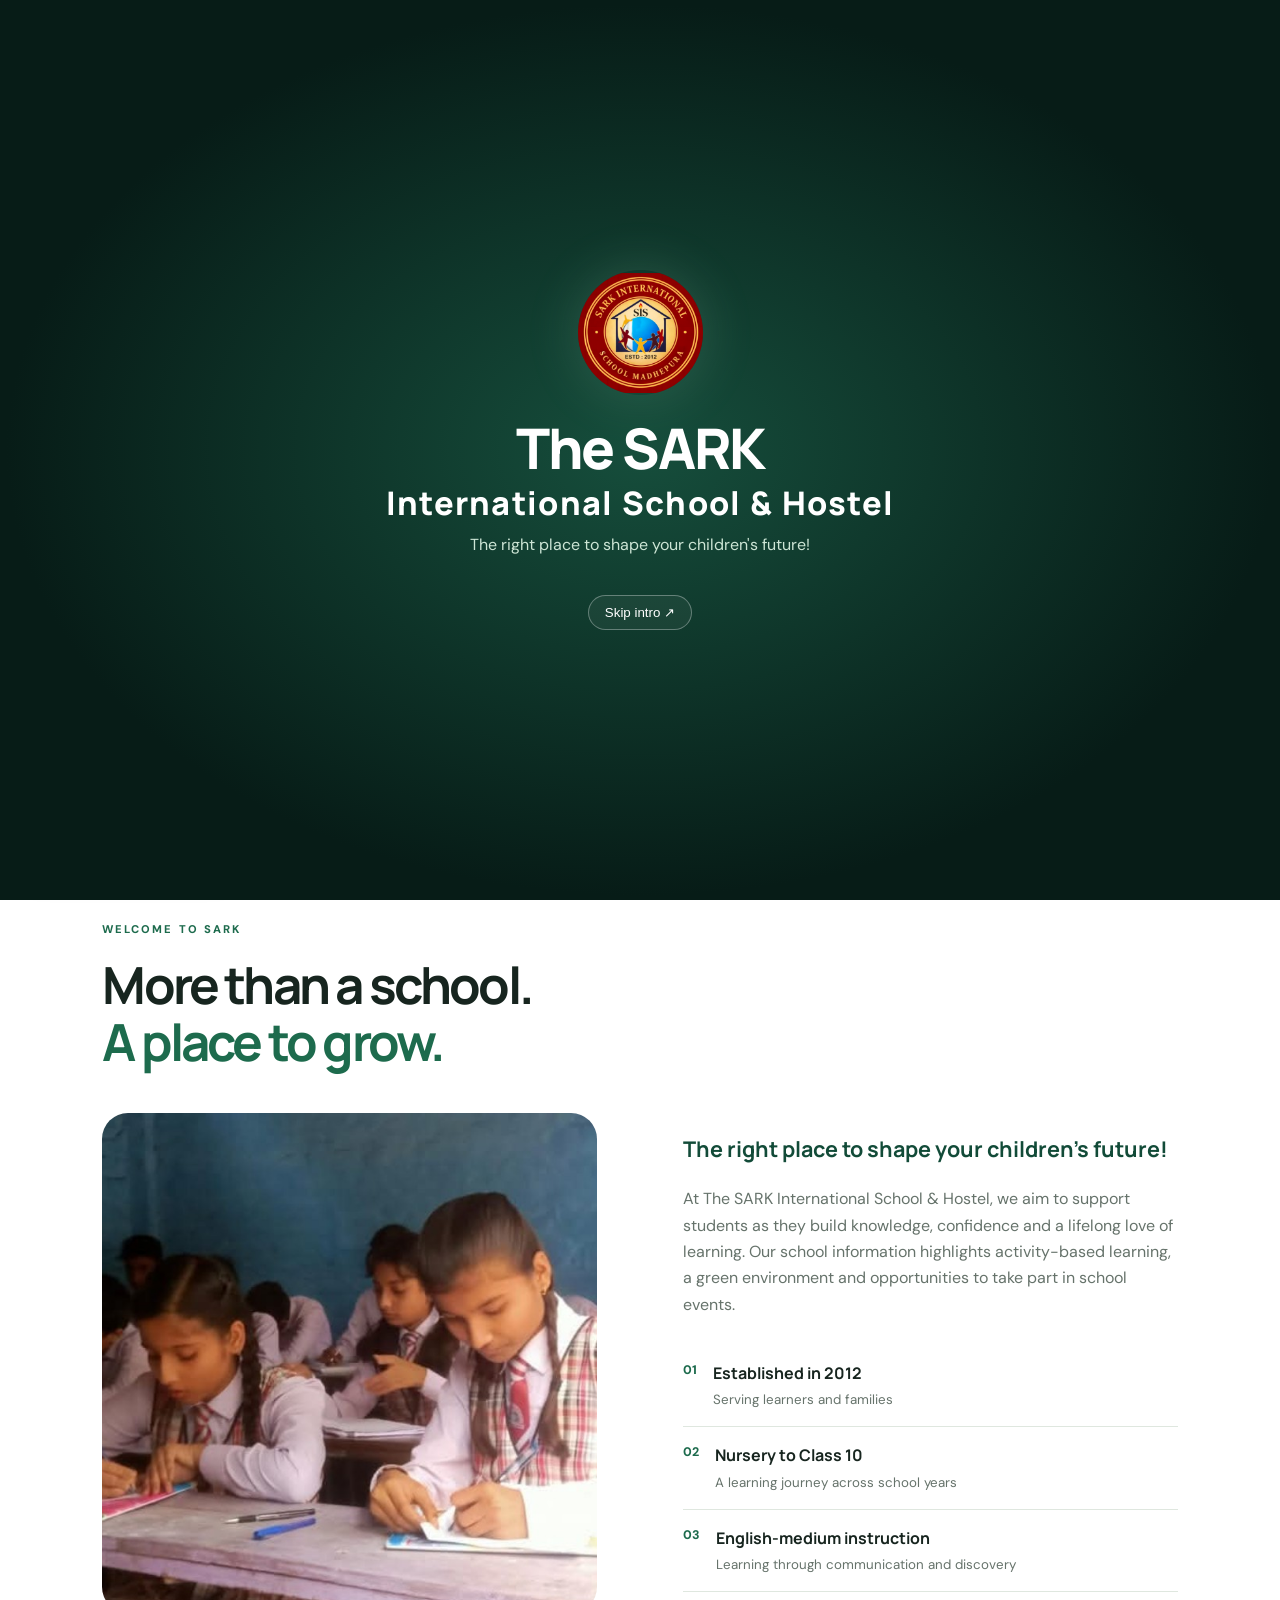
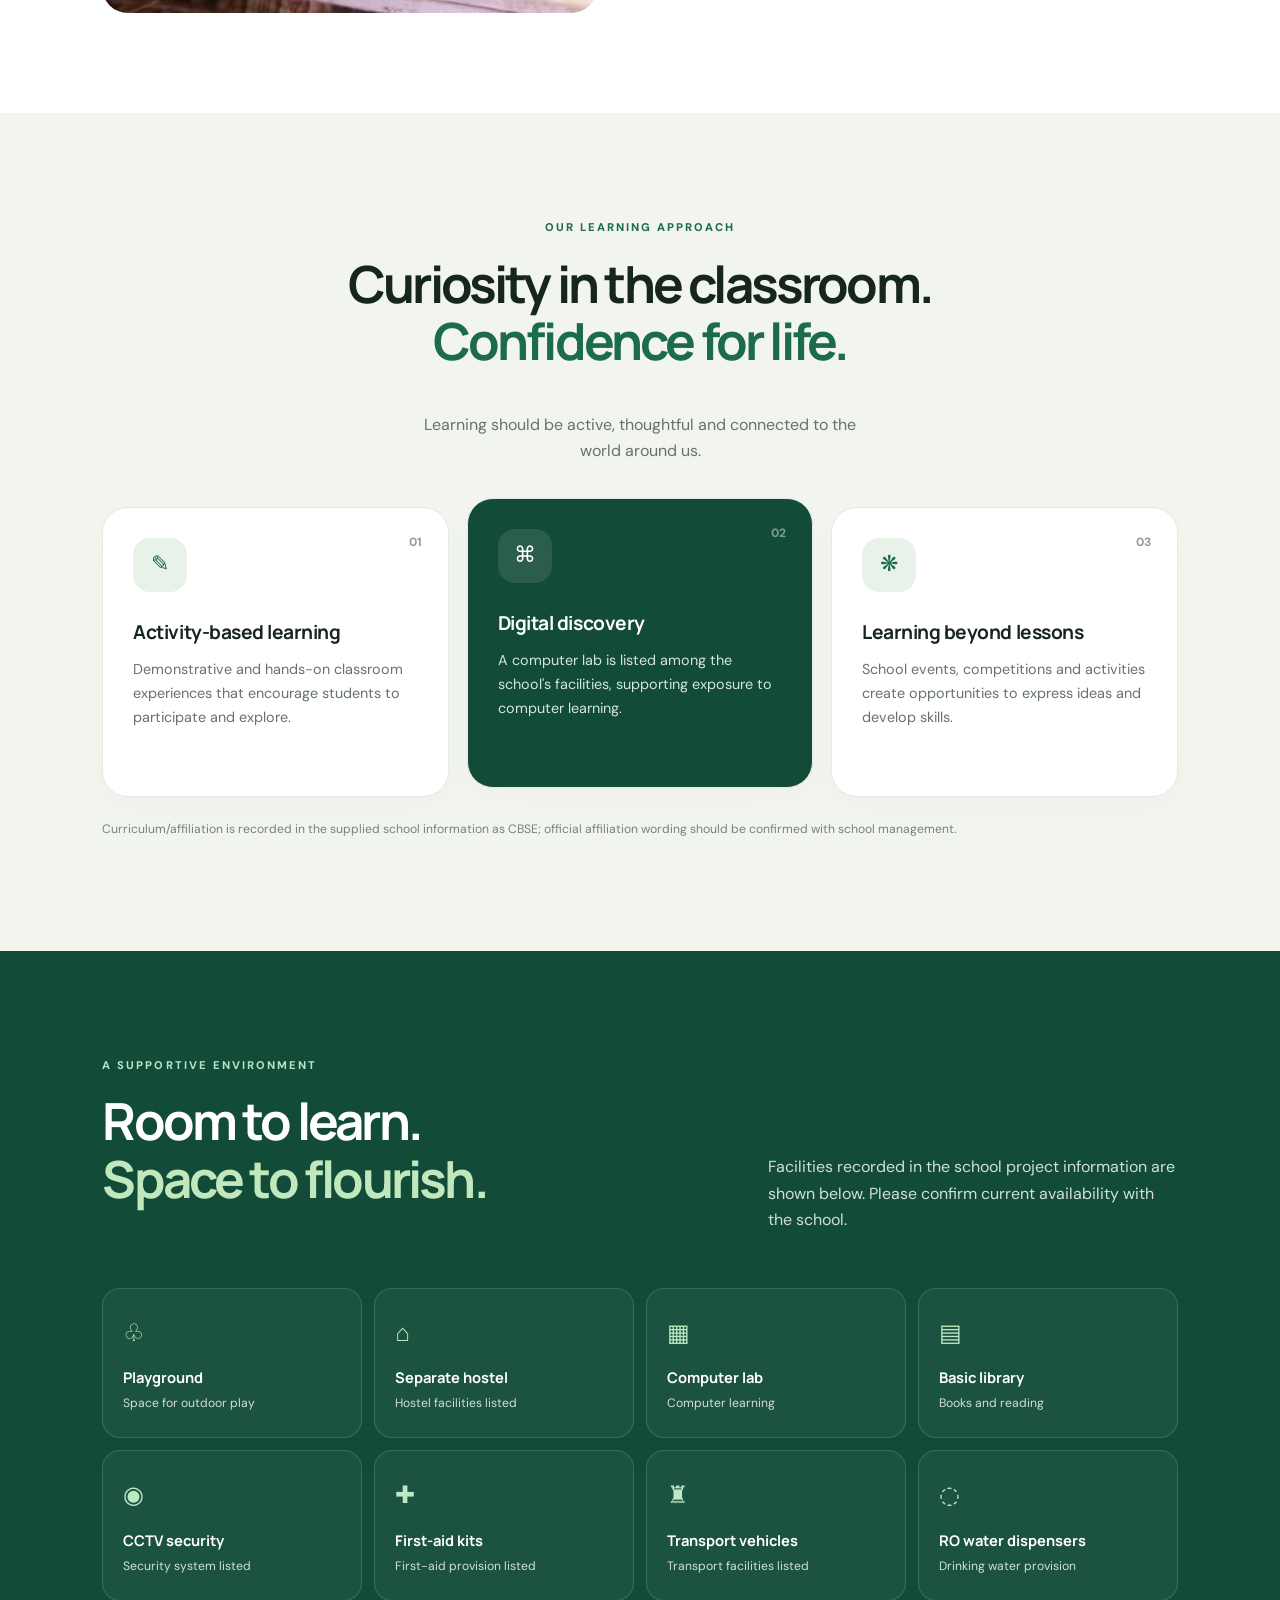
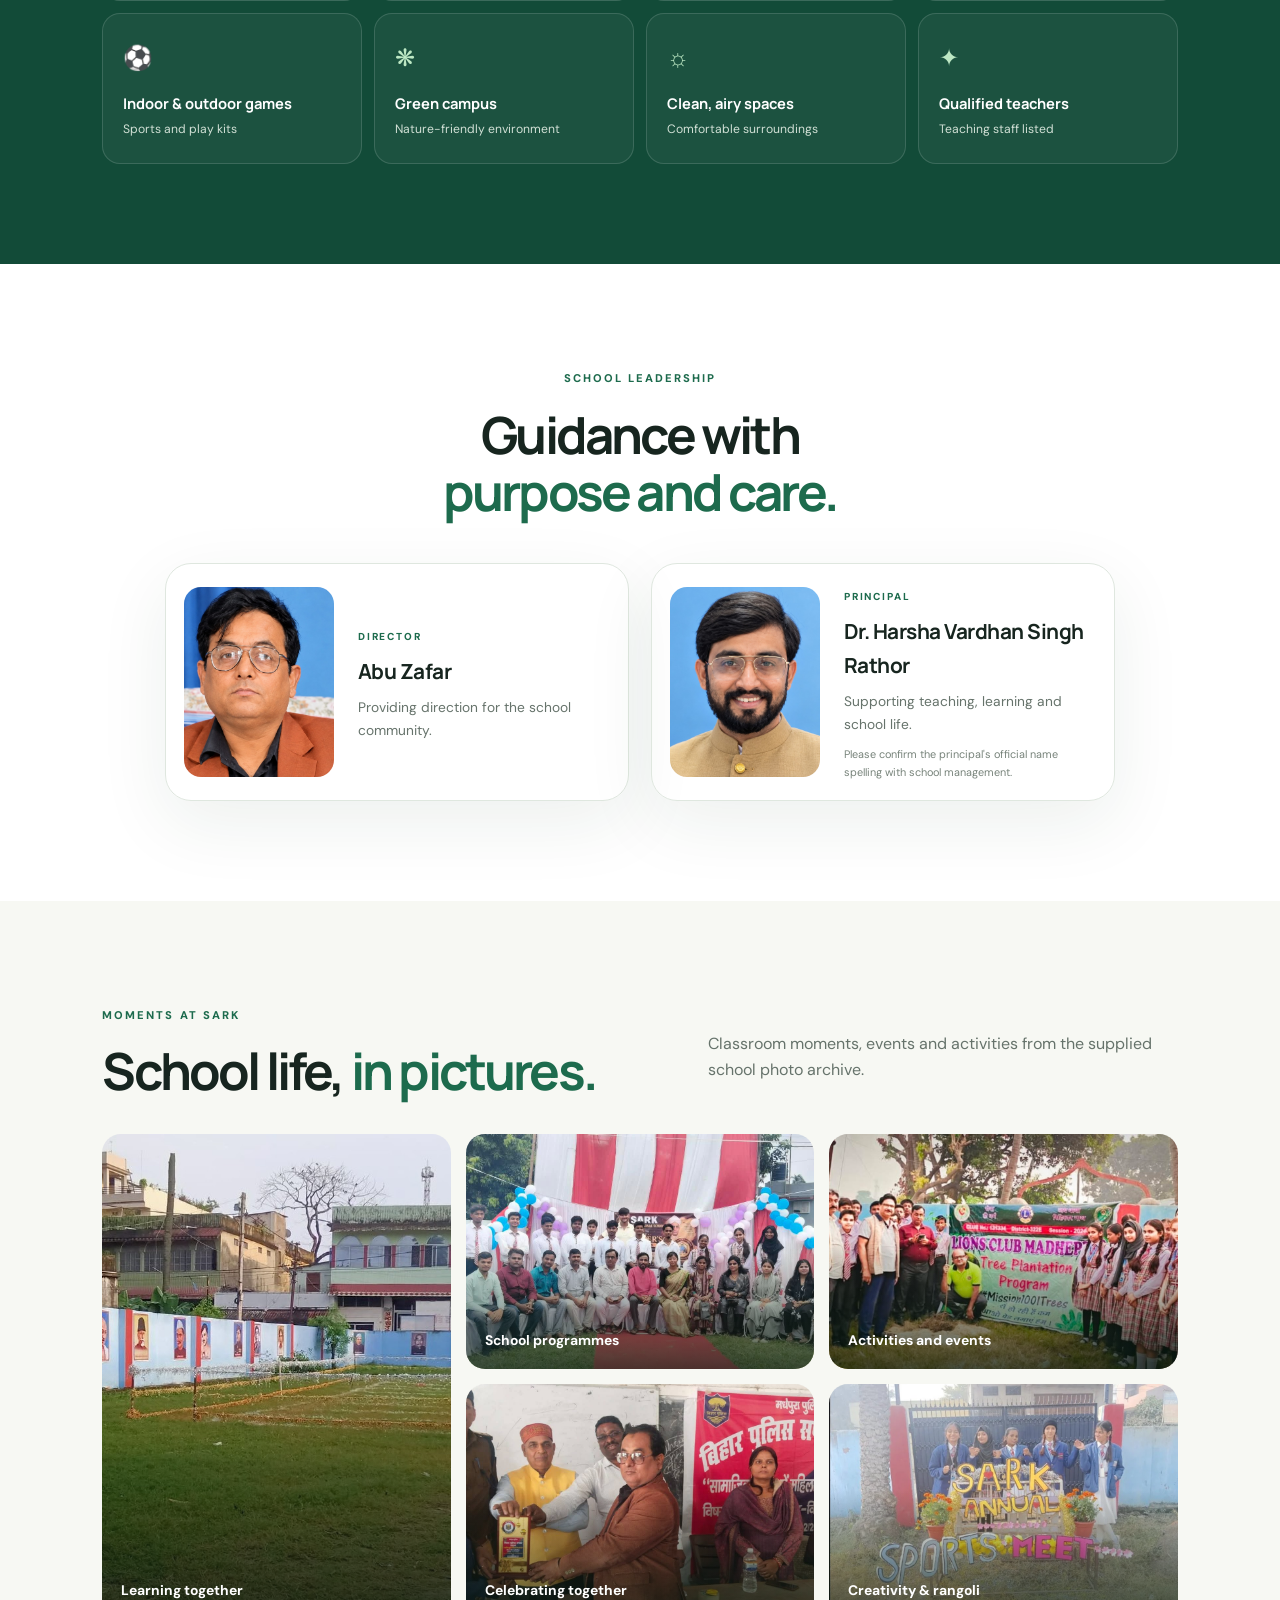
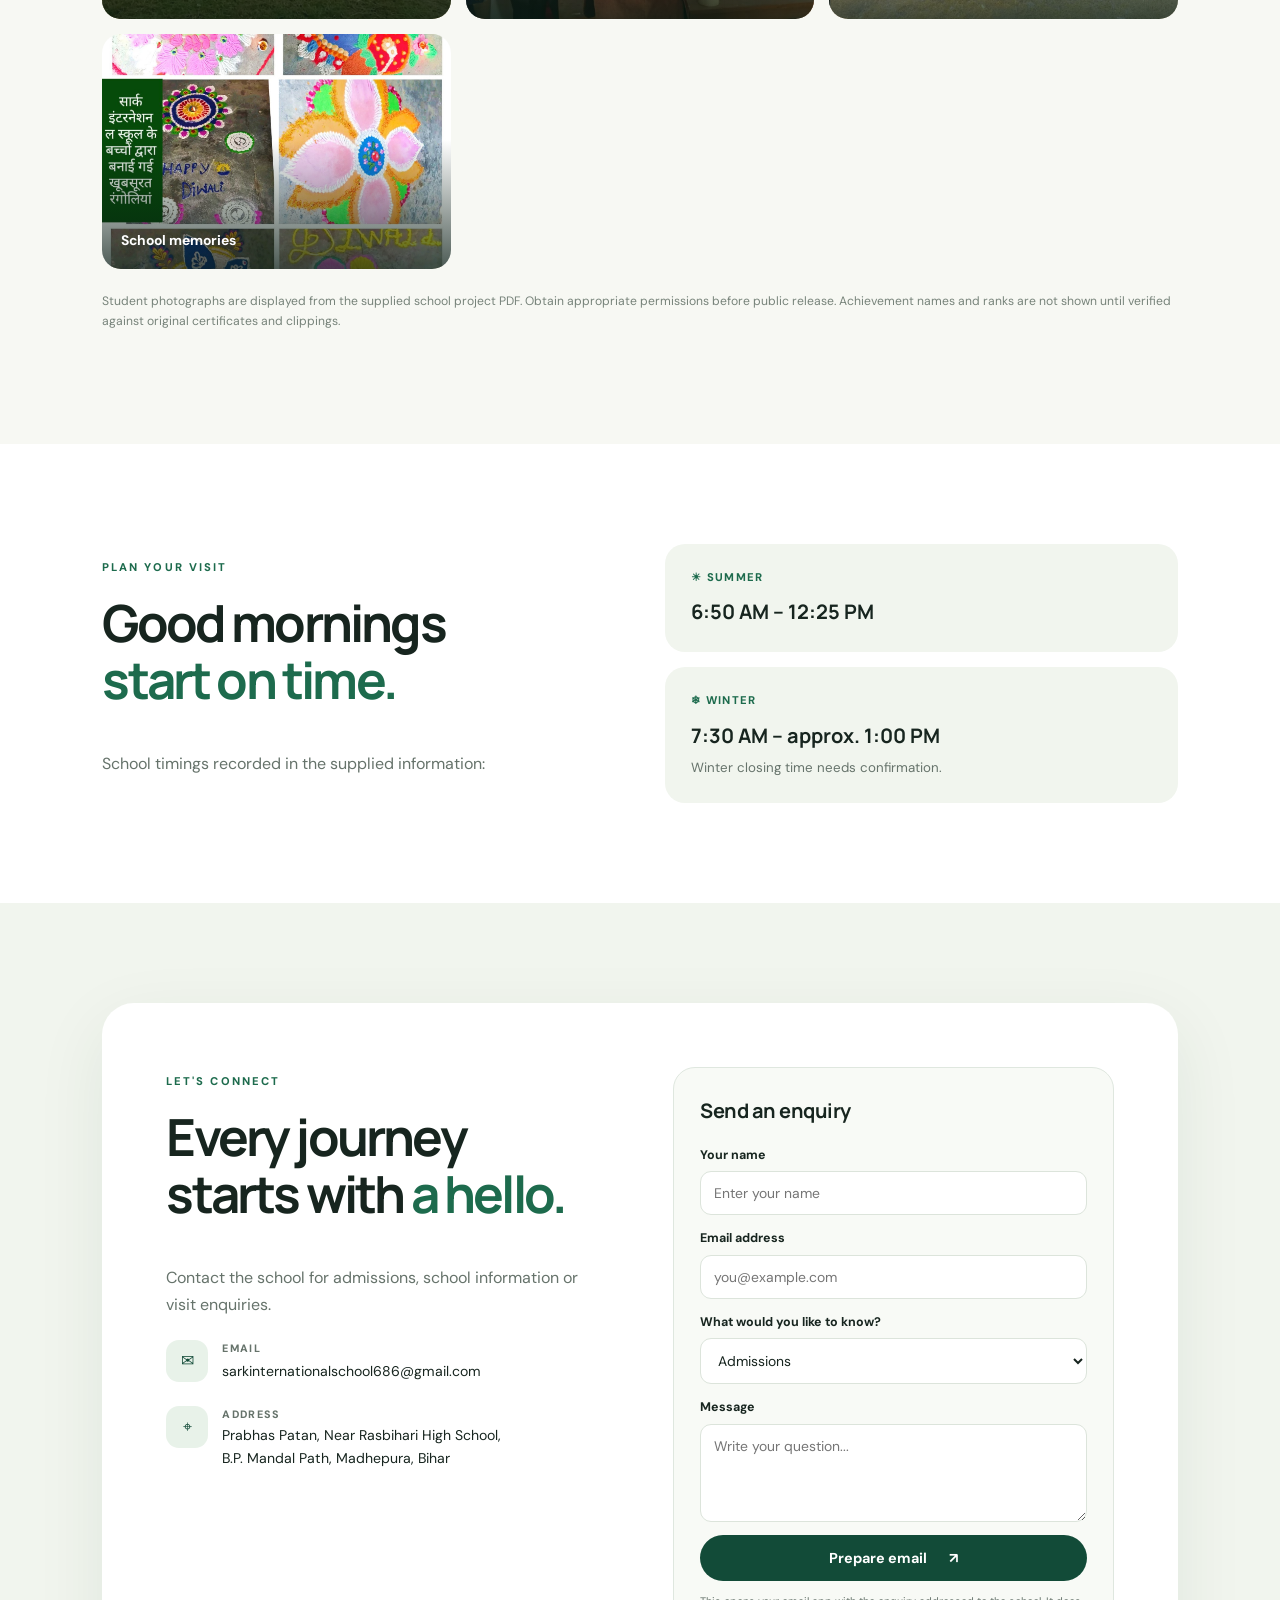
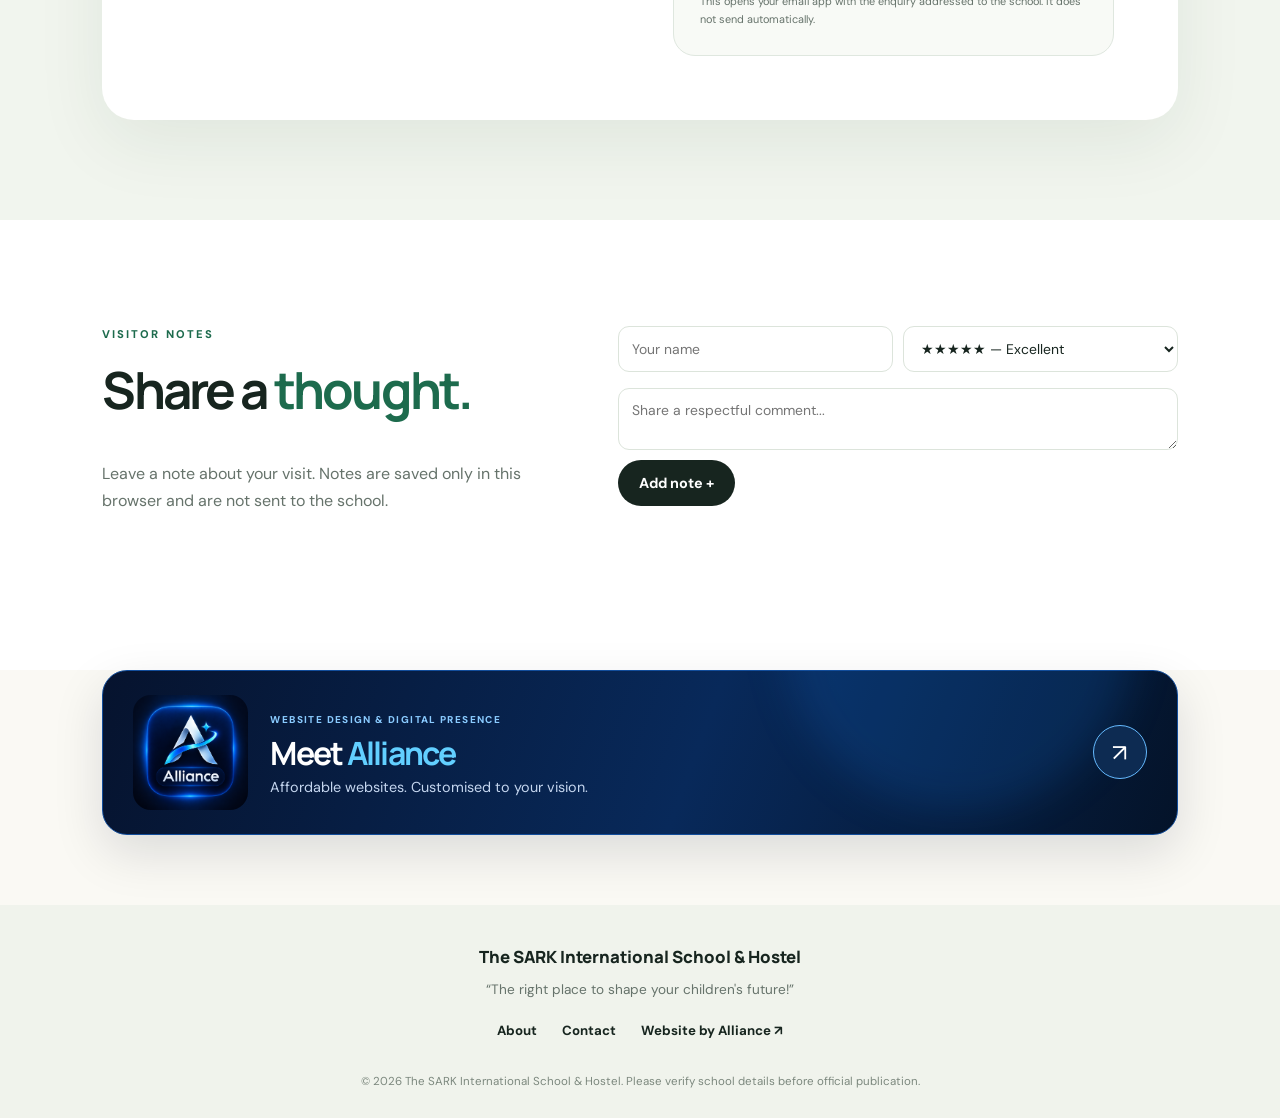
<file: index.html>
<!doctype html>
<html lang="en">
<head>
<meta charset="utf-8"><meta name="viewport" content="width=device-width, initial-scale=1">
<meta name="theme-color" content="#0d3b2e"><meta name="description" content="Discover The SARK International School & Hostel in Madhepura, Bihar.">
<title>The SARK International School & Hostel</title><link rel="stylesheet" href="styles.css">
</head>
<body>
<div class="intro" id="intro" aria-label="School introduction"><div class="intro-inner"><img src="assets/pdf-page1-img1.jpeg" alt="SARK school logo" class="intro-logo"><h1>The SARK <span>International School &amp; Hostel</span></h1><p>The right place to shape your children's future!</p><button id="skipIntro" class="skip">Skip intro ↗</button></div></div>
<header class="topbar"><a class="brand" href="#home"><img src="assets/pdf-page1-img1.jpeg" alt="School logo"><span>The SARK <small>INTERNATIONAL SCHOOL &amp; HOSTEL</small></span></a><nav aria-label="Main navigation"><a href="#about">About</a><a href="#academics">Academics</a><a href="#facilities">Facilities</a><a href="#leadership">Leadership</a><a href="#gallery">Gallery</a><a class="nav-cta" href="#contact">Enquire</a></nav></header>
<main>
<section class="hero" id="home"><div class="hero-copy"><span class="eyebrow">LEARN • GROW • ACHIEVE</span><h1>A brighter future<br><em>starts here.</em></h1><p class="lead">A welcoming learning environment where curiosity, confidence and character grow together.</p><div class="hero-actions"><a class="button primary" href="#about">Discover our school <span>↗</span></a><a class="button ghost" href="#contact">Admission enquiry</a></div><div class="hero-stats"><div><b>2012</b><span>Established</span></div><div><b>Nursery–10</b><span>Classes</span></div><div><b>English</b><span>Instruction medium</span></div></div></div><div class="hero-visual"><div class="hero-photo"><img src="assets/pdf-page4-img2.jpeg" alt="Students learning at school"><div class="photo-tag"><span class="tag-dot"></span> A place to thrive</div></div><div class="float-note"><span class="note-icon">✦</span><div><b>Learning with purpose</b><small>Knowledge · Values · Confidence</small></div></div><div class="orbit orbit-one"></div><div class="orbit orbit-two"></div></div></section>
<section class="welcome section" id="about"><div class="section-heading"><span class="eyebrow">WELCOME TO SARK</span><h2>More than a school.<br><em>A place to grow.</em></h2></div><div class="welcome-grid"><div class="welcome-image"><img src="assets/pdf-page4-img1.jpeg" alt="SARK school campus and grounds"></div><div class="welcome-text"><p class="large">The right place to shape your children's future!</p><p>At The SARK International School &amp; Hostel, we aim to support students as they build knowledge, confidence and a lifelong love of learning. Our school information highlights activity-based learning, a green environment and opportunities to take part in school events.</p><div class="info-list"><div><span>01</span><div><b>Established in 2012</b><small>Serving learners and families</small></div></div><div><span>02</span><div><b>Nursery to Class 10</b><small>A learning journey across school years</small></div></div><div><span>03</span><div><b>English-medium instruction</b><small>Learning through communication and discovery</small></div></div></div></div></div></section>
<section class="academics section" id="academics"><div class="section-heading centered"><span class="eyebrow">OUR LEARNING APPROACH</span><h2>Curiosity in the classroom.<br><em>Confidence for life.</em></h2><p>Learning should be active, thoughtful and connected to the world around us.</p></div><div class="learning-cards"><article class="learn-card"><span class="card-number">01</span><div class="icon-round">✎</div><h3>Activity-based learning</h3><p>Demonstrative and hands-on classroom experiences that encourage students to participate and explore.</p></article><article class="learn-card featured"><span class="card-number">02</span><div class="icon-round">⌘</div><h3>Digital discovery</h3><p>A computer lab is listed among the school's facilities, supporting exposure to computer learning.</p></article><article class="learn-card"><span class="card-number">03</span><div class="icon-round">❋</div><h3>Learning beyond lessons</h3><p>School events, competitions and activities create opportunities to express ideas and develop skills.</p></article></div><p class="small-note">Curriculum/affiliation is recorded in the supplied school information as CBSE; official affiliation wording should be confirmed with school management.</p></section>
<section class="facilities section" id="facilities"><div class="facilities-head"><div><span class="eyebrow">A SUPPORTIVE ENVIRONMENT</span><h2>Room to learn.<br><em>Space to flourish.</em></h2></div><p>Facilities recorded in the school project information are shown below. Please confirm current availability with the school.</p></div><div class="facility-grid"><div class="facility"><span>♧</span><b>Playground</b><small>Space for outdoor play</small></div><div class="facility"><span>⌂</span><b>Separate hostel</b><small>Hostel facilities listed</small></div><div class="facility"><span>▦</span><b>Computer lab</b><small>Computer learning</small></div><div class="facility"><span>▤</span><b>Basic library</b><small>Books and reading</small></div><div class="facility"><span>◉</span><b>CCTV security</b><small>Security system listed</small></div><div class="facility"><span>✚</span><b>First-aid kits</b><small>First-aid provision listed</small></div><div class="facility"><span>♜</span><b>Transport vehicles</b><small>Transport facilities listed</small></div><div class="facility"><span>◌</span><b>RO water dispensers</b><small>Drinking water provision</small></div><div class="facility"><span>⚽</span><b>Indoor &amp; outdoor games</b><small>Sports and play kits</small></div><div class="facility"><span>❋</span><b>Green campus</b><small>Nature-friendly environment</small></div><div class="facility"><span>☼</span><b>Clean, airy spaces</b><small>Comfortable surroundings</small></div><div class="facility"><span>✦</span><b>Qualified teachers</b><small>Teaching staff listed</small></div></div></section>
<section class="leadership section" id="leadership"><div class="section-heading centered"><span class="eyebrow">SCHOOL LEADERSHIP</span><h2>Guidance with<br><em>purpose and care.</em></h2></div><div class="leaders"><article class="leader-card"><img src="assets/pdf-page2-img1.jpeg" alt="Director portrait"><div><span class="eyebrow">DIRECTOR</span><h3>Abu Zafar</h3><p>Providing direction for the school community.</p></div></article><article class="leader-card"><img src="assets/pdf-page2-img2.jpeg" alt="Principal portrait"><div><span class="eyebrow">PRINCIPAL</span><h3>Dr. Harsha Vardhan Singh Rathor</h3><p>Supporting teaching, learning and school life.</p><small class="small-note">Please confirm the principal's official name spelling with school management.</small></div></article></div></section>
<section class="gallery section" id="gallery"><div class="gallery-top"><div><span class="eyebrow">MOMENTS AT SARK</span><h2>School life, <em>in pictures.</em></h2></div><p>Classroom moments, events and activities from the supplied school photo archive.</p></div><div class="gallery-grid"><figure class="gallery-large"><img src="assets/pdf-page4-img2.jpeg" alt="Students in a classroom"><figcaption>Learning together</figcaption></figure><figure><img src="assets/pdf-page5-img1.jpeg" alt="School programme"><figcaption>School programmes</figcaption></figure><figure><img src="assets/pdf-page5-img2.jpeg" alt="Students and school event"><figcaption>Activities and events</figcaption></figure><figure><img src="assets/pdf-page6-img3.jpeg" alt="School celebration"><figcaption>Celebrating together</figcaption></figure><figure><img src="assets/pdf-page6-img4.jpeg" alt="Students' rangoli artwork"><figcaption>Creativity &amp; rangoli</figcaption></figure><figure><img src="assets/pdf-page7-img1.jpeg" alt="School activity photograph"><figcaption>School memories</figcaption></figure></div><p class="small-note">Student photographs are displayed from the supplied school project PDF. Obtain appropriate permissions before public release. Achievement names and ranks are not shown until verified against original certificates and clippings.</p></section>
<section class="timings section"><div class="timing-copy"><span class="eyebrow">PLAN YOUR VISIT</span><h2>Good mornings<br><em>start on time.</em></h2><p>School timings recorded in the supplied information:</p></div><div class="timing-cards"><div><span>☀ SUMMER</span><b>6:50 AM – 12:25 PM</b></div><div><span>❄ WINTER</span><b>7:30 AM – approx. 1:00 PM</b><small>Winter closing time needs confirmation.</small></div></div></section>
<section class="contact section" id="contact"><div class="contact-panel"><div class="contact-copy"><span class="eyebrow">LET'S CONNECT</span><h2>Every journey<br>starts with <em>a hello.</em></h2><p>Contact the school for admissions, school information or visit enquiries.</p><div class="contact-detail"><span>✉</span><div><small>EMAIL</small><a href="mailto:sarkinternationalschool686@gmail.com">sarkinternationalschool686@gmail.com</a></div></div><div class="contact-detail"><span>⌖</span><div><small>ADDRESS</small><p>Prabhas Patan, Near Rasbihari High School,<br>B.P. Mandal Path, Madhepura, Bihar</p></div></div></div><form id="enquiryForm" class="enquiry-form"><h3>Send an enquiry</h3><label>Your name<input name="name" required placeholder="Enter your name"></label><label>Email address<input type="email" name="email" required placeholder="you@example.com"></label><label>What would you like to know?<select name="topic"><option>Admissions</option><option>School facilities</option><option>School timings</option><option>Hostel information</option><option>Other enquiry</option></select></label><label>Message<textarea name="message" required rows="4" placeholder="Write your question..."></textarea></label><button class="button primary full" type="submit">Prepare email <span>↗</span></button><small>This opens your email app with the enquiry addressed to the school. It does not send automatically.</small></form></div></section>
<section class="reviews section"><div class="section-heading"><span class="eyebrow">VISITOR NOTES</span><h2>Share a <em>thought.</em></h2><p>Leave a note about your visit. Notes are saved only in this browser and are not sent to the school.</p></div><form id="reviewForm" class="review-form"><input name="reviewer" required placeholder="Your name" aria-label="Your name"><select name="rating" aria-label="Rating"><option value="5">★★★★★ — Excellent</option><option value="4">★★★★☆ — Very good</option><option value="3">★★★☆☆ — Good</option><option value="2">★★☆☆☆ — Fair</option><option value="1">★☆☆☆☆ — Needs improvement</option></select><textarea name="review" required maxlength="400" placeholder="Share a respectful comment..." aria-label="Review"></textarea><button class="button dark" type="submit">Add note +</button></form><div id="reviewsList" class="reviews-list" aria-live="polite"></div></section>
<section class="alliance-strip"><div class="alliance-brand"><img src="assets/alliance-logo.png" alt="Alliance logo"><div><small>WEBSITE DESIGN &amp; DIGITAL PRESENCE</small><h2>Meet <span>Alliance</span></h2><p>Affordable websites. Customised to your vision.</p></div></div><a class="alliance-arrow" href="alliance.html" aria-label="Explore Alliance website services">↗</a></section>
</main>
<footer class="footer"><a class="footer-brand" href="#home">The SARK International School &amp; Hostel</a><p>“The right place to shape your children's future!”</p><div><a href="#about">About</a><a href="#contact">Contact</a><a href="alliance.html">Website by Alliance ↗</a></div><small>© <span id="year"></span> The SARK International School &amp; Hostel. Please verify school details before official publication.</small></footer>
<button class="ai-launch" id="aiLaunch" aria-label="Open virtual school assistant"><span class="ai-symbol">I</span><span>Ask I</span></button><aside class="ai-panel" id="aiPanel" aria-label="Virtual school assistant" hidden><div class="ai-head"><div class="ai-avatar">I</div><div><b>Meet I</b><small>Your virtual school assistant</small></div><button id="aiClose" aria-label="Close assistant">×</button></div><div class="ai-chat" id="aiChat"><div class="bubble bot">Hello! Welcome to The SARK International School &amp; Hostel. I'm I, your virtual school assistant. What can I help you explore?</div><div class="quick-questions"><button data-q="What classes are available?">Classes</button><button data-q="What facilities are listed?">Facilities</button><button data-q="What are the school timings?">Timings</button><button data-q="How can I contact the school?">Contact</button></div></div><form id="aiForm" class="ai-input"><input id="aiQuestion" placeholder="Ask about the school…" aria-label="Ask the assistant"><button aria-label="Send question">↑</button></form><small class="ai-disclaimer">I answers from the information on this page. Please confirm important details with the school.</small></aside>
<audio id="siteMusic" loop preload="none"><source src="" type="audio/mpeg"></audio><div class="music-control"><span>♫</span><button id="musicToggle" aria-pressed="false">Play ambience</button><label class="sr-only" for="musicVolume">Music volume</label><input id="musicVolume" type="range" min="0" max="100" value="15"></div>
<script src="script.js"></script></body></html>
</file>
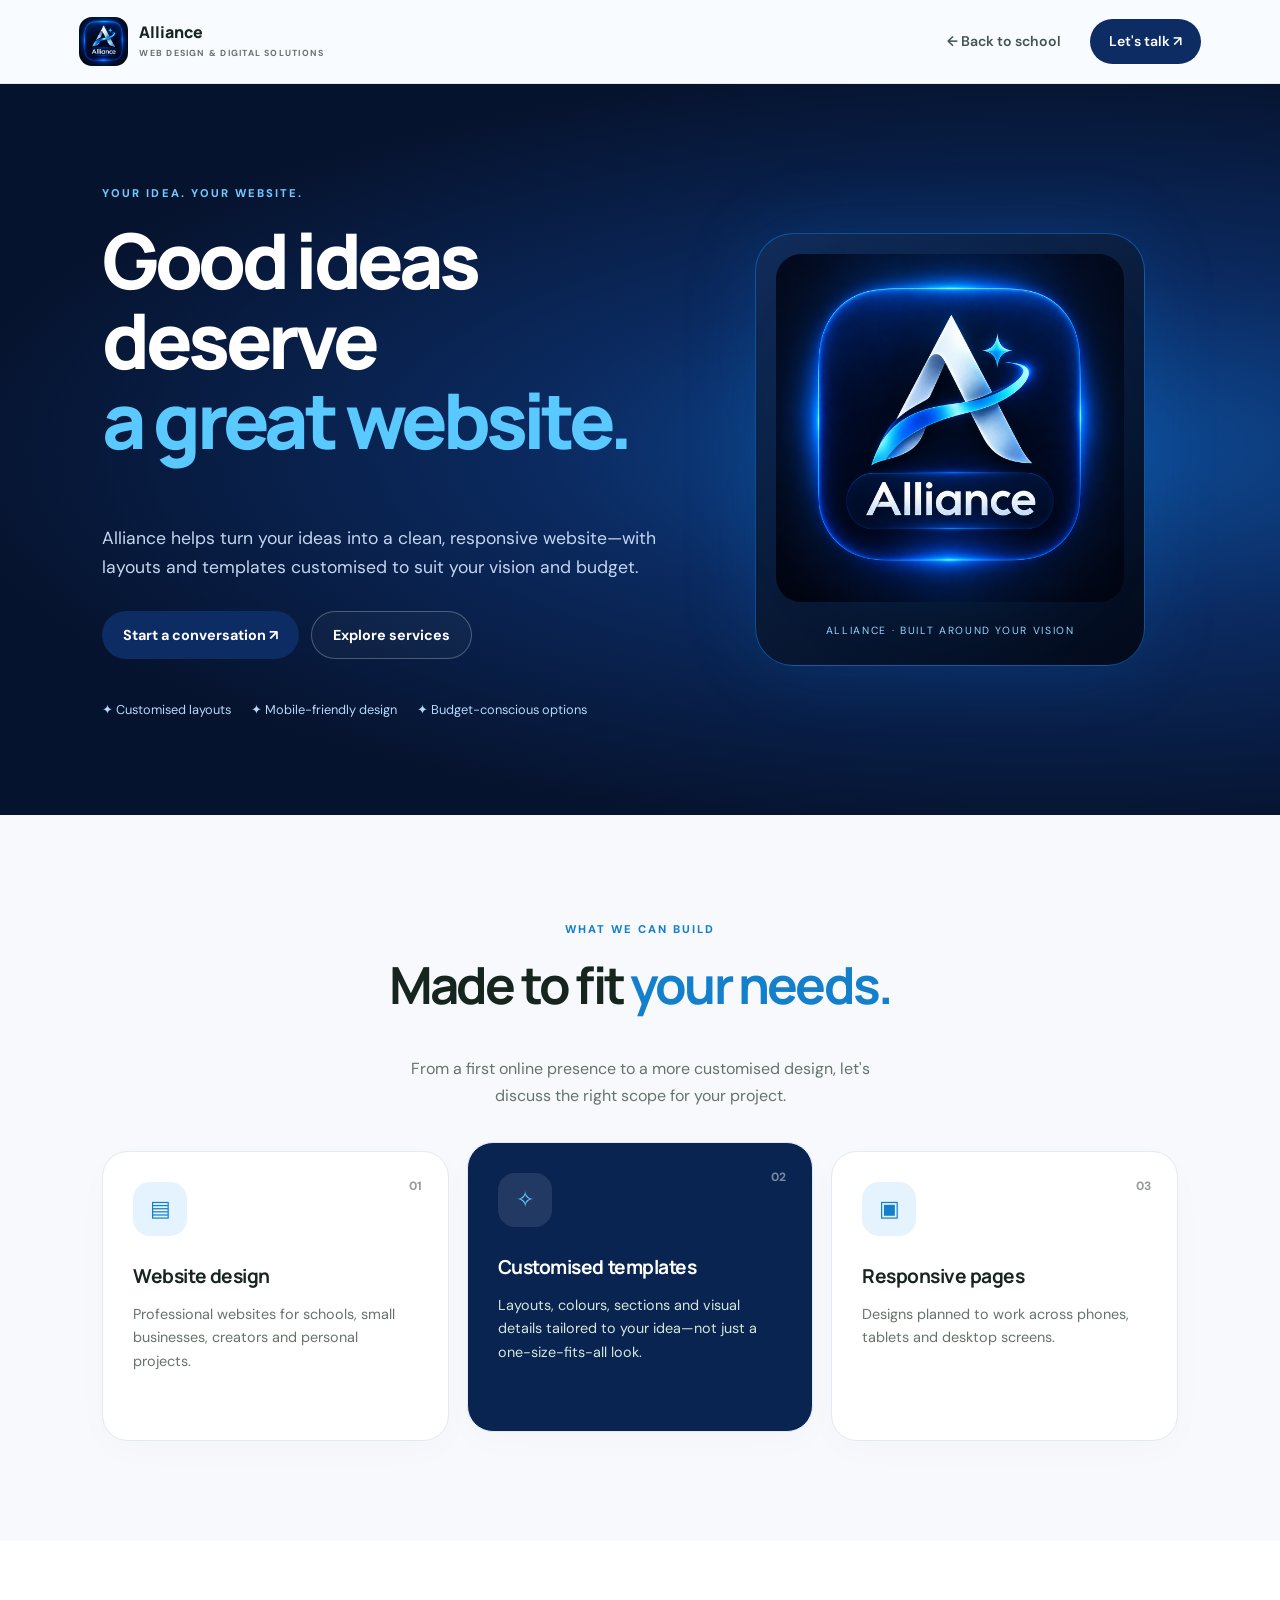
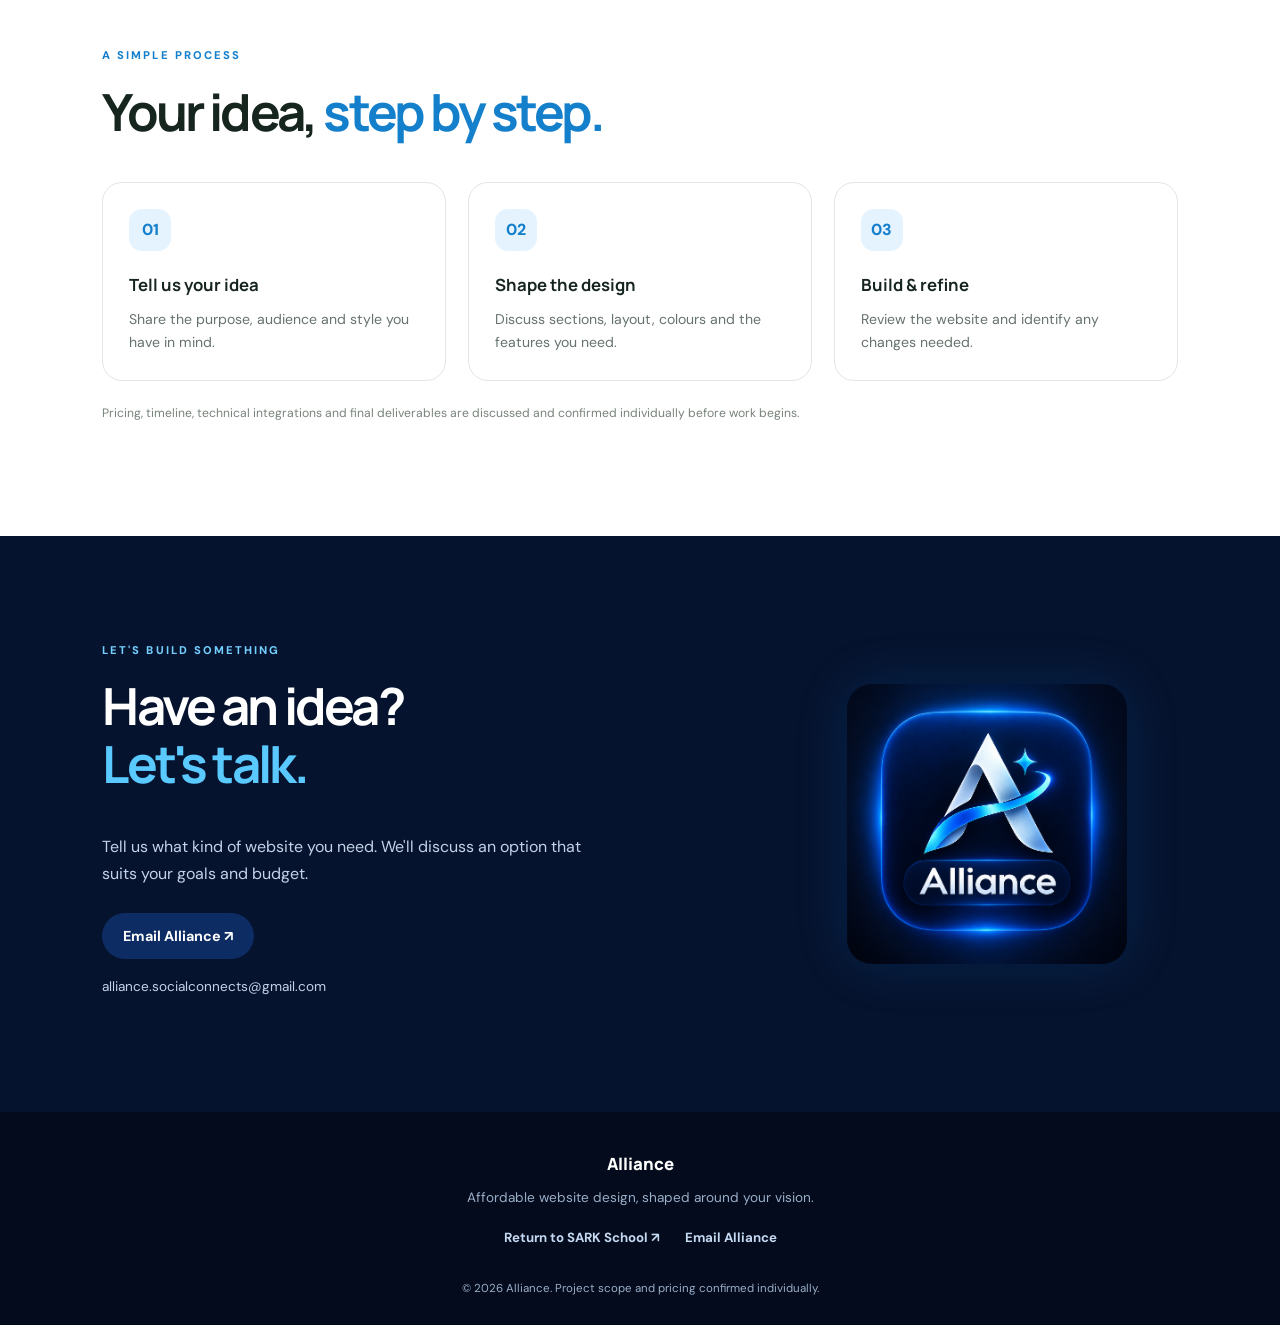
<file: alliance.html>
<!doctype html><html lang="en"><head><meta charset="utf-8"><meta name="viewport" content="width=device-width,initial-scale=1"><meta name="theme-color" content="#06132e"><title>Alliance | Websites made for your vision</title><link rel="stylesheet" href="styles.css"></head><body class="alliance-page"><header class="topbar alliance-top"><a class="brand" href="index.html"><img src="assets/alliance-logo.png" alt="Alliance logo"><span>Alliance<small>WEB DESIGN &amp; DIGITAL SOLUTIONS</small></span></a><nav><a href="index.html">← Back to school</a><a class="nav-cta" href="#contact">Let's talk ↗</a></nav></header><main><section class="alliance-hero"><div class="alliance-hero-copy"><span class="eyebrow">YOUR IDEA. YOUR WEBSITE.</span><h1>Good ideas deserve<br><em>a great website.</em></h1><p>Alliance helps turn your ideas into a clean, responsive website—with layouts and templates customised to suit your vision and budget.</p><div class="hero-actions"><a class="button primary" href="#contact">Start a conversation ↗</a><a class="button ghost" href="#services">Explore services</a></div><div class="alliance-points"><span>✦ Customised layouts</span><span>✦ Mobile-friendly design</span><span>✦ Budget-conscious options</span></div></div><div class="alliance-logo-card"><img src="assets/alliance-logo.png" alt="Alliance emblem"><div class="logo-glow"></div><span>ALLIANCE · BUILT AROUND YOUR VISION</span></div></section><section class="section alliance-services" id="services"><div class="section-heading centered"><span class="eyebrow">WHAT WE CAN BUILD</span><h2>Made to fit <em>your needs.</em></h2><p>From a first online presence to a more customised design, let's discuss the right scope for your project.</p></div><div class="learning-cards"><article class="learn-card"><span class="card-number">01</span><div class="icon-round">▤</div><h3>Website design</h3><p>Professional websites for schools, small businesses, creators and personal projects.</p></article><article class="learn-card featured"><span class="card-number">02</span><div class="icon-round">✧</div><h3>Customised templates</h3><p>Layouts, colours, sections and visual details tailored to your idea—not just a one-size-fits-all look.</p></article><article class="learn-card"><span class="card-number">03</span><div class="icon-round">▣</div><h3>Responsive pages</h3><p>Designs planned to work across phones, tablets and desktop screens.</p></article></div></section><section class="section process"><div class="section-heading"><span class="eyebrow">A SIMPLE PROCESS</span><h2>Your idea, <em>step by step.</em></h2></div><div class="process-steps"><div><span>01</span><b>Tell us your idea</b><p>Share the purpose, audience and style you have in mind.</p></div><div><span>02</span><b>Shape the design</b><p>Discuss sections, layout, colours and the features you need.</p></div><div><span>03</span><b>Build &amp; refine</b><p>Review the website and identify any changes needed.</p></div></div><p class="small-note">Pricing, timeline, technical integrations and final deliverables are discussed and confirmed individually before work begins.</p></section><section class="alliance-contact section" id="contact"><div><span class="eyebrow">LET'S BUILD SOMETHING</span><h2>Have an idea?<br><em>Let's talk.</em></h2><p>Tell us what kind of website you need. We'll discuss an option that suits your goals and budget.</p><a class="button primary" href="mailto:alliance.socialconnects@gmail.com?subject=Website%20design%20enquiry">Email Alliance ↗</a><p class="alliance-email">alliance.socialconnects@gmail.com</p></div><img src="assets/alliance-logo.png" alt="Alliance logo" class="contact-logo"></section></main><footer class="footer alliance-footer"><a class="footer-brand" href="alliance.html">Alliance</a><p>Affordable website design, shaped around your vision.</p><div><a href="index.html">Return to SARK School ↗</a><a href="mailto:alliance.socialconnects@gmail.com">Email Alliance</a></div><small>© <span id="year"></span> Alliance. Project scope and pricing confirmed individually.</small></footer><script src="script.js"></script></body></html>
</file>
<file: styles.css>
@import url('https://fonts.googleapis.com/css2?family=DM+Sans:wght@400;500;600;700&family=Manrope:wght@400;500;600;700;800&display=swap');
:root{--green:#124b38;--green2:#1d6b4d;--mint:#e8f2e9;--cream:#faf9f4;--ink:#17251f;--muted:#66736b;--line:#dfe7df;--orange:#e7a25a;--blue:#39bfff;--navy:#06132e;--radius:26px;--shadow:0 22px 70px #153d2714}*{box-sizing:border-box}html{scroll-behavior:smooth;scroll-padding-top:90px}body{margin:0;background:var(--cream);color:var(--ink);font-family:'DM Sans',sans-serif;line-height:1.65}h1,h2,h3,b,.brand{font-family:Manrope,'DM Sans',sans-serif}h1,h2,h3,p{margin-top:0}h1{font-size:clamp(2.7rem,6vw,5.4rem);line-height:1.04;letter-spacing:-.06em;font-weight:800}h2{font-size:clamp(2.15rem,4vw,3.65rem);line-height:1.12;letter-spacing:-.055em}h3{letter-spacing:-.025em}h1 em,h2 em{font-style:normal;color:var(--green2)}a{color:inherit;text-decoration:none}img{display:block;max-width:100%}.topbar{height:84px;display:flex;align-items:center;justify-content:space-between;padding:0 6.2%;gap:30px;background:#faf9f4ed;backdrop-filter:blur(18px);position:sticky;top:0;z-index:20;border-bottom:1px solid #e7ebe4}.brand{display:flex;align-items:center;gap:11px;font-weight:800;font-size:1rem;line-height:1.1;white-space:nowrap}.brand img{width:45px;height:45px;object-fit:contain;border-radius:50%}.brand small{display:block;font:700 .55rem 'DM Sans',sans-serif;letter-spacing:.14em;margin-top:5px;color:var(--muted)}nav{display:flex;align-items:center;gap:clamp(12px,2.2vw,30px);font-size:.88rem;font-weight:600}nav a:not(.nav-cta){color:#45554b}nav a:hover{color:var(--green2)}.nav-cta{background:var(--green);color:white;padding:11px 19px;border-radius:30px}.hero{min-height:680px;padding:90px 8% 78px;display:grid;grid-template-columns:1fr 1fr;gap:5%;align-items:center;overflow:hidden;position:relative}.hero:before{content:'';position:absolute;top:-170px;right:-120px;width:580px;height:580px;background:radial-gradient(circle,#e1f0df 0,transparent 68%);pointer-events:none}.hero-copy{max-width:620px;position:relative;z-index:2}.eyebrow{display:inline-block;font-size:.7rem;font-weight:800;letter-spacing:.18em;color:var(--green2);margin-bottom:18px}.hero h1{margin-bottom:25px}.lead{font-size:1.15rem;max-width:510px;color:var(--muted);line-height:1.8}.hero-actions{display:flex;gap:12px;flex-wrap:wrap;margin:29px 0 40px}.button{display:inline-flex;align-items:center;justify-content:center;gap:22px;border:0;border-radius:50px;padding:14px 21px;font:700 .9rem 'DM Sans',sans-serif;cursor:pointer;transition:transform .2s,box-shadow .2s}.button:hover{transform:translateY(-2px);box-shadow:0 12px 26px #102b1e18}.primary{background:var(--green);color:white}.ghost{border:1px solid #d4ded4;background:#ffffffa6;color:var(--ink)}.dark{background:var(--ink);color:#fff}.full{width:100%}.hero-stats{display:flex;gap:clamp(22px,4vw,55px);padding-top:24px;border-top:1px solid var(--line)}.hero-stats div{display:flex;flex-direction:column}.hero-stats b{font-size:1.05rem}.hero-stats span{font-size:.78rem;color:var(--muted)}.hero-visual{position:relative;min-height:480px;display:flex;align-items:center;justify-content:center}.hero-photo{width:min(100%,470px);height:490px;border-radius:220px 220px 28px 28px;overflow:hidden;position:relative;z-index:1;box-shadow:var(--shadow);background:#dce9dc}.hero-photo img{width:100%;height:100%;object-fit:cover}.hero-photo:after{content:'';position:absolute;inset:40% 0 0;background:linear-gradient(transparent,#081d17a6)}.photo-tag{position:absolute;bottom:24px;left:26px;color:#fff;z-index:2;font-weight:700}.tag-dot{display:inline-block;width:8px;height:8px;background:#9ff3b5;border-radius:50%;margin-right:9px}.float-note{position:absolute;z-index:3;left:-25px;bottom:45px;background:#fff;border:1px solid #edf0e9;box-shadow:var(--shadow);border-radius:17px;padding:16px;display:flex;gap:12px;align-items:center}.float-note b,.float-note small{display:block}.float-note b{font-size:.83rem}.float-note small{font-size:.68rem;color:var(--muted)}.note-icon{width:37px;height:37px;display:grid;place-items:center;border-radius:12px;background:var(--mint);color:var(--green2)}.orbit{position:absolute;border:1px solid #c9e4cc;border-radius:50%;width:530px;height:530px}.orbit-two{width:600px;height:600px;border-color:#e2e9dc}.section{padding:100px 8%}.section-heading{max-width:650px;margin-bottom:42px}.section-heading p,.gallery-top>p,.facilities-head>p{color:var(--muted);max-width:470px}.centered{text-align:center;margin-left:auto;margin-right:auto}.centered p{margin-left:auto;margin-right:auto}.welcome{background:#fff}.welcome-grid{display:grid;grid-template-columns:1fr 1fr;gap:8%;align-items:center}.welcome-image{height:500px;border-radius:var(--radius);overflow:hidden;background:var(--mint)}.welcome-image img{width:100%;height:100%;object-fit:cover}.welcome-text .large{font:700 1.35rem Manrope;color:var(--green);line-height:1.4}.welcome-text>p:not(.large){color:var(--muted)}.info-list{margin-top:27px}.info-list>div{display:flex;gap:16px;padding:15px 0;border-bottom:1px solid var(--line)}.info-list>div>span{color:var(--green2);font-weight:800;font-size:.78rem}.info-list b,.info-list small{display:block}.info-list small{color:var(--muted);margin-top:3px}.academics{background:#f1f5ee}.learning-cards{display:grid;grid-template-columns:repeat(3,1fr);gap:18px}.learn-card{padding:30px;border-radius:var(--radius);background:#fff;border:1px solid #e4ebe2;position:relative;min-height:290px;box-shadow:0 10px 35px #23402a05}.learn-card.featured{background:var(--green);color:white;transform:translateY(-9px)}.learn-card p{font-size:.9rem;color:var(--muted);margin-bottom:0}.learn-card.featured p{color:#d5e7da}.card-number{position:absolute;right:26px;top:25px;font-size:.75rem;font-weight:800;opacity:.45}.icon-round{width:54px;height:54px;border-radius:17px;background:var(--mint);color:var(--green2);display:grid;place-items:center;font-size:1.4rem;margin-bottom:25px}.featured .icon-round{background:#ffffff1a;color:#fff}.learn-card h3{font-size:1.2rem;margin-bottom:10px}.small-note{font-size:.76rem;color:#77837a;margin-top:22px}.facilities{background:var(--green);color:#fff}.facilities .eyebrow{color:#b7e3c5}.facilities h2 em{color:#c1e8bd}.facilities-head{display:flex;justify-content:space-between;align-items:end;gap:30px;margin-bottom:38px}.facilities-head>p{color:#d1e0d5;max-width:410px}.facility-grid{display:grid;grid-template-columns:repeat(4,1fr);gap:12px}.facility{padding:24px 20px;border:1px solid #ffffff24;background:#ffffff0b;border-radius:18px;display:flex;flex-direction:column;min-height:150px;transition:background .2s,transform .2s}.facility:hover{background:#ffffff16;transform:translateY(-3px)}.facility>span{font-size:1.5rem;color:#bde8c4;margin-bottom:13px}.facility b{font-size:.92rem}.facility small{font-size:.76rem;color:#d1e0d5;margin-top:4px}.leadership{background:#fff}.leaders{display:grid;grid-template-columns:1fr 1fr;gap:22px;max-width:950px;margin:auto}.leader-card{display:grid;grid-template-columns:150px 1fr;gap:24px;align-items:center;border:1px solid var(--line);border-radius:var(--radius);padding:18px;box-shadow:var(--shadow)}.leader-card img{width:150px;height:190px;object-fit:cover;border-radius:17px;background:var(--mint)}.leader-card .eyebrow{font-size:.63rem;margin-bottom:8px}.leader-card h3{font-size:1.3rem;margin-bottom:8px}.leader-card p{color:var(--muted);font-size:.86rem;margin-bottom:0}.leader-card .small-note{display:block;font-size:.68rem;margin-top:10px}.gallery{background:#f7f8f3}.gallery-top{display:flex;align-items:end;justify-content:space-between;gap:30px;margin-bottom:35px}.gallery-top h2{margin-bottom:0}.gallery-grid{display:grid;grid-template-columns:repeat(3,1fr);grid-auto-rows:235px;gap:15px}.gallery-grid figure{position:relative;margin:0;overflow:hidden;border-radius:19px;background:#dce9dc}.gallery-grid figure.gallery-large{grid-row:span 2}.gallery-grid img{width:100%;height:100%;object-fit:cover;transition:transform .5s}.gallery-grid figure:hover img{transform:scale(1.045)}.gallery-grid figure:after{content:'';position:absolute;inset:45% 0 0;background:linear-gradient(transparent,#071b13b8)}.gallery-grid figcaption{position:absolute;bottom:17px;left:19px;color:#fff;z-index:2;font-weight:700;font-size:.87rem}.timings{display:grid;grid-template-columns:1fr 1fr;align-items:center;gap:50px;background:#fff}.timing-copy p{color:var(--muted)}.timing-cards{display:grid;gap:15px}.timing-cards>div{border-radius:20px;background:#f1f5ee;padding:24px 26px;display:flex;flex-direction:column}.timing-cards span{font-size:.7rem;letter-spacing:.12em;color:var(--green2);font-weight:800;margin-bottom:9px}.timing-cards b{font-size:1.25rem}.timing-cards small{color:var(--muted);margin-top:5px}.contact{background:#f1f5ee}.contact-panel{display:grid;grid-template-columns:1fr 1fr;gap:7%;background:#fff;padding:clamp(25px,5vw,65px);border-radius:32px;box-shadow:var(--shadow)}.contact-copy>p{color:var(--muted)}.contact-detail{display:flex;gap:14px;margin-top:22px}.contact-detail>span{width:42px;height:42px;display:grid;place-items:center;background:var(--mint);color:var(--green);border-radius:13px;flex-shrink:0}.contact-detail small{display:block;font-size:.67rem;letter-spacing:.12em;font-weight:800;color:var(--muted)}.contact-detail a,.contact-detail p{font-size:.88rem;overflow-wrap:anywhere;margin-bottom:0}.enquiry-form{background:#f8faf6;border:1px solid var(--line);border-radius:22px;padding:26px}.enquiry-form h3{font-size:1.25rem;margin-bottom:18px}.enquiry-form label{display:block;font-size:.78rem;font-weight:700;margin-bottom:13px}.enquiry-form input,.enquiry-form textarea,.enquiry-form select,.review-form input,.review-form textarea,.review-form select{display:block;width:100%;margin-top:6px;border:1px solid #dce4db;background:white;border-radius:11px;padding:12px 13px;font:400 .87rem 'DM Sans',sans-serif;color:var(--ink);outline:none}.enquiry-form input:focus,.enquiry-form textarea:focus,.enquiry-form select:focus,.review-form input:focus,.review-form textarea:focus{border-color:var(--green2);box-shadow:0 0 0 3px #1d6b4d12}.enquiry-form>small{display:block;font-size:.68rem;color:var(--muted);margin-top:12px}.reviews{background:#fff;display:grid;grid-template-columns:.85fr 1fr;gap:40px;align-items:start}.reviews .section-heading{margin-bottom:0}.reviews .section-heading p{color:var(--muted)}.review-form{display:grid;grid-template-columns:1fr 1fr;gap:10px}.review-form textarea{grid-column:1/-1}.review-form button{justify-self:start}.reviews-list{grid-column:2/-1;display:grid;gap:10px}.review-item{padding:15px;border:1px solid var(--line);border-radius:15px}.review-item b{font-size:.85rem}.review-item span{float:right;color:#c17b25}.review-item p{font-size:.85rem;color:var(--muted);margin:7px 0 0}.alliance-strip{margin:0 8% 70px;padding:24px 30px;background:linear-gradient(110deg,#06132e,#08295a 55%,#041329);border:1px solid #124d9b;border-radius:25px;display:flex;align-items:center;justify-content:space-between;color:#fff;box-shadow:0 18px 50px #04132920;position:relative;overflow:hidden}.alliance-strip:before{content:'';position:absolute;width:350px;height:350px;right:4%;top:-210px;border-radius:50%;background:#1689ff26;filter:blur(20px)}.alliance-brand{display:flex;align-items:center;gap:22px;position:relative}.alliance-brand img{width:115px;height:115px;object-fit:contain;border-radius:18px}.alliance-brand small{color:#8acbff;letter-spacing:.14em;font-size:.62rem;font-weight:800}.alliance-brand h2{font-size:2rem;margin:4px 0}.alliance-brand h2 span{color:#62cfff}.alliance-brand p{margin:0;color:#c5d6ef;font-size:.9rem}.alliance-arrow{position:relative;width:54px;height:54px;border-radius:50%;border:1px solid #65baff;background:#0d2b52;display:grid;place-items:center;font-size:1.5rem;color:#fff;transition:transform .2s}.alliance-arrow:hover{transform:translate(3px,-3px)}.footer{padding:40px 8% 25px;text-align:center;background:#f0f3ec}.footer-brand{font:800 1.05rem Manrope}.footer>p{font-size:.85rem;color:var(--muted);margin:8px 0 18px}.footer>div{display:flex;justify-content:center;gap:25px;flex-wrap:wrap;font-size:.83rem;font-weight:700;margin-bottom:25px}.footer>small{color:#7c887e;font-size:.72rem}.intro{position:fixed;inset:0;z-index:100;background:radial-gradient(ellipse at center,#164e3c,#071c17 70%);color:#fff;display:grid;place-items:center;transition:opacity .65s,visibility .65s}.intro.hide{opacity:0;visibility:hidden;pointer-events:none}.intro-inner{text-align:center;padding:25px;animation:introRise .8s ease both}.intro-logo{width:125px;height:125px;object-fit:contain;border-radius:50%;margin:0 auto 24px;box-shadow:0 0 55px #b2f3ca28;animation:logoBreath 2s ease-in-out infinite}.intro h1{font-size:clamp(1.8rem,5vw,3.5rem);letter-spacing:-.04em;margin-bottom:13px}.intro h1 span{display:block;font-size:.58em;letter-spacing:.04em;margin-top:8px}.intro p{color:#cde5d5}.skip{border:1px solid #ffffff52;background:#ffffff0c;color:#fff;border-radius:30px;padding:9px 16px;cursor:pointer;margin-top:20px}.ai-launch{position:fixed;right:22px;bottom:82px;z-index:30;border:0;background:var(--green);color:white;border-radius:50px;padding:9px 17px 9px 9px;display:flex;align-items:center;gap:9px;box-shadow:0 10px 30px #0d3b2e40;font-weight:700;cursor:pointer}.ai-symbol,.ai-avatar{display:grid;place-items:center;background:#fff;color:var(--green);border-radius:50%;font-weight:800;width:35px;height:35px}.ai-panel{position:fixed;right:20px;bottom:140px;width:min(365px,calc(100vw - 28px));height:min(560px,calc(100vh - 180px));z-index:31;background:#fff;border:1px solid var(--line);border-radius:23px;box-shadow:0 20px 80px #0b281d30;overflow:hidden;display:flex;flex-direction:column}.ai-panel[hidden]{display:none}.ai-head{padding:16px;display:flex;align-items:center;gap:10px;background:var(--green);color:#fff}.ai-head .ai-avatar{background:#d9f2e0}.ai-head b,.ai-head small{display:block}.ai-head small{font-size:.7rem;color:#cfe5d4}.ai-head button{margin-left:auto;background:transparent;color:white;border:0;font-size:1.7rem;cursor:pointer}.ai-chat{padding:15px;overflow:auto;flex:1}.bubble{padding:12px 14px;border-radius:15px;background:#eff5ed;font-size:.87rem;max-width:95%}.bubble.user{background:var(--green);color:white;margin:10px 0 10px auto}.quick-questions{display:flex;flex-wrap:wrap;gap:7px;margin-top:14px}.quick-questions button{border:1px solid var(--line);background:white;border-radius:20px;padding:7px 10px;font-size:.72rem;cursor:pointer}.ai-input{padding:11px;display:flex;gap:8px;border-top:1px solid var(--line)}.ai-input input{min-width:0;flex:1;border:1px solid var(--line);border-radius:30px;padding:11px 14px;font:inherit}.ai-input button{border:0;background:var(--green);color:white;border-radius:50%;width:42px;font-size:1.2rem;cursor:pointer}.ai-disclaimer{display:block;padding:0 14px 12px;font-size:.64rem;color:var(--muted)}.music-control{position:fixed;bottom:16px;left:18px;z-index:25;display:flex;align-items:center;gap:9px;background:#fff;border:1px solid var(--line);box-shadow:0 5px 20px #102b1e0c;border-radius:30px;padding:7px 12px;font-size:.75rem}.music-control>span{color:var(--green2);font-size:1rem}.music-control button{border:0;background:transparent;font:700 .75rem 'DM Sans';cursor:pointer;color:var(--ink)}.music-control input{width:65px;accent-color:var(--green2)}.sr-only{position:absolute;width:1px;height:1px;padding:0;margin:-1px;overflow:hidden;clip:rect(0,0,0,0);white-space:nowrap;border:0}.alliance-page{background:#f7f9fc;--green:#0c2c63;--green2:#147fcb;--mint:#e5f3ff}.alliance-top{background:#f8fbffed}.alliance-top .brand img{border-radius:13px;width:49px;height:49px}.alliance-hero{background:radial-gradient(ellipse at 82% 50%,#0e4e9a 0,#0b2a60 34%,#06132e 75%);color:#fff;padding:95px 8%;min-height:670px;display:grid;grid-template-columns:1.1fr .9fr;gap:6%;align-items:center;overflow:hidden}.alliance-hero .eyebrow{color:#71caff}.alliance-hero h1 em,.alliance-contact h2 em{color:#59c9ff}.alliance-hero-copy>p{color:#c4d5ef;max-width:570px;font-size:1.1rem}.alliance-hero .ghost{border-color:#ffffff42;color:#fff;background:#ffffff08}.alliance-points{display:flex;flex-wrap:wrap;gap:10px 20px;color:#b6d8fa;font-size:.8rem}.alliance-logo-card{position:relative;justify-self:center;width:min(100%,390px);padding:20px;border-radius:38px;border:1px solid #168bff80;background:linear-gradient(145deg,#102c5a,#020a1a);box-shadow:0 0 80px #118cff24;text-align:center;overflow:hidden}.alliance-logo-card img{position:relative;z-index:2;width:100%;border-radius:25px}.alliance-logo-card>span{display:block;position:relative;z-index:2;font-size:.65rem;letter-spacing:.16em;color:#92d6ff;padding:20px 0 5px}.logo-glow{position:absolute;inset:20%;border-radius:50%;background:#008dff30;filter:blur(55px)}.alliance-services{background:#f7f9fc}.alliance-services .learn-card{border-color:#e1eaf4}.alliance-services .featured{background:#092451}.alliance-services .featured .icon-round{color:#63caff}.process{background:#fff}.process-steps{display:grid;grid-template-columns:repeat(3,1fr);gap:22px}.process-steps>div{padding:26px;border:1px solid var(--line);border-radius:20px}.process-steps span{display:grid;place-items:center;width:42px;height:42px;border-radius:13px;background:var(--mint);color:var(--green2);font-weight:800;margin-bottom:20px}.process-steps b{display:block;font-size:1.05rem}.process-steps p{font-size:.88rem;color:var(--muted);margin:9px 0 0}.alliance-contact{background:#06132e;color:white;display:grid;grid-template-columns:1fr .6fr;align-items:center;gap:60px}.alliance-contact .eyebrow{color:#74cfff}.alliance-contact p{color:#c2d3e8;max-width:500px}.alliance-contact .button{margin-top:10px}.alliance-email{font-size:.85rem;margin-top:17px;overflow-wrap:anywhere}.contact-logo{width:min(100%,280px);justify-self:center;border-radius:25px;box-shadow:0 0 55px #118cff24}.alliance-footer{background:#030b1c;color:white}.alliance-footer>p,.alliance-footer>small{color:#9baec8}.alliance-footer a:not(.footer-brand){color:#c5d9f2}
@keyframes introRise{from{opacity:0;transform:translateY(18px)}to{opacity:1;transform:translateY(0)}}@keyframes logoBreath{0%,100%{transform:scale(1)}50%{transform:scale(1.035)}}
@media(max-width:1000px){.topbar{padding:0 4%;}.topbar nav{gap:12px;font-size:.8rem}.hero{padding:70px 6%;gap:3%}.section{padding:80px 6%}.facility-grid{grid-template-columns:repeat(3,1fr)}.leaders{gap:12px}.leader-card{grid-template-columns:110px 1fr;gap:15px;padding:14px}.leader-card img{width:110px;height:150px}.alliance-strip{margin-left:6%;margin-right:6%}.alliance-hero{padding:80px 6%}}
@media(max-width:760px){.topbar{height:auto;min-height:72px;padding:12px 5%;align-items:center;flex-wrap:wrap}.brand{font-size:.9rem}.brand img{width:39px;height:39px}.topbar nav{width:100%;overflow-x:auto;justify-content:flex-start;padding:5px 0 2px;gap:20px;white-space:nowrap}.topbar nav a{font-size:.78rem}.hero{grid-template-columns:1fr;padding:65px 6% 55px;gap:20px}.hero h1{font-size:clamp(3rem,13vw,4.5rem)}.hero-visual{min-height:390px}.hero-photo{height:390px;width:min(85%,410px)}.float-note{left:0;bottom:25px}.orbit{width:420px;height:420px}.orbit-two{width:470px;height:470px}.section{padding:70px 6%}.welcome-grid,.timings,.contact-panel,.reviews{grid-template-columns:1fr;gap:35px}.welcome-image{height:340px}.learning-cards{grid-template-columns:1fr}.learn-card{min-height:0}.learn-card.featured{transform:none}.facilities-head,.gallery-top{display:block}.facilities-head>p,.gallery-top>p{margin-top:15px}.facility-grid{grid-template-columns:repeat(2,1fr)}.leaders{grid-template-columns:1fr}.leader-card{grid-template-columns:120px 1fr}.leader-card img{width:120px;height:150px}.gallery-grid{grid-template-columns:repeat(2,1fr);grid-auto-rows:175px;gap:10px}.gallery-grid figure.gallery-large{grid-row:span 2}.contact-panel{padding:25px}.reviews-list{grid-column:1}.review-form{grid-template-columns:1fr}.review-form textarea{grid-column:1}.alliance-strip{margin:0 5% 55px;padding:18px;gap:10px}.alliance-brand{gap:13px}.alliance-brand img{width:75px;height:75px}.alliance-brand small{font-size:.5rem}.alliance-brand h2{font-size:1.4rem}.alliance-brand p{font-size:.75rem}.alliance-arrow{width:43px;height:43px;flex-shrink:0}.music-control{bottom:10px;left:10px}.ai-launch{right:12px;bottom:68px}.ai-panel{right:10px;bottom:122px}.alliance-hero{grid-template-columns:1fr;padding:65px 6%;gap:40px}.alliance-hero h1{font-size:clamp(2.8rem,12vw,4.5rem)}.alliance-logo-card{width:min(75%,330px)}.process-steps{grid-template-columns:1fr}.alliance-contact{grid-template-columns:1fr;gap:30px}.contact-logo{width:160px;justify-self:start}.intro-logo{width:100px;height:100px}}
@media(prefers-reduced-motion:reduce){*,*::before,*::after{scroll-behavior:auto!important;animation-duration:.01ms!important;animation-iteration-count:1!important;transition-duration:.01ms!important}}
</file>
